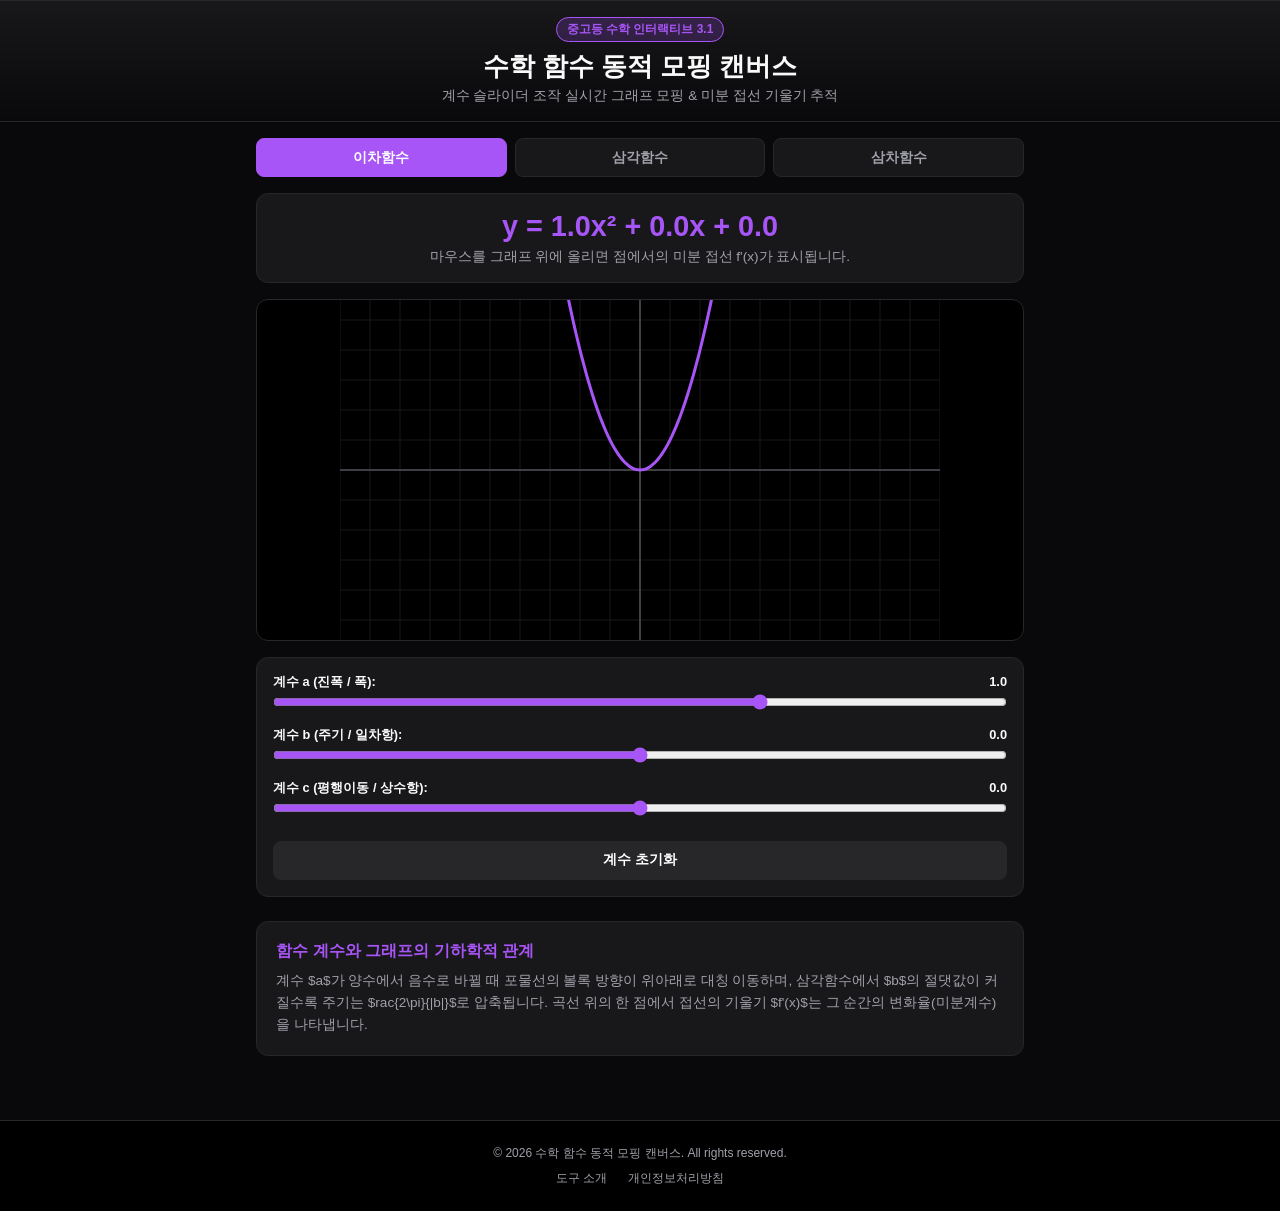
<file: index.html>
<!DOCTYPE html>
<html lang="ko">
<head>
  <meta charset="UTF-8">
  <meta name="robots" content="noindex, follow">
  <meta name="viewport" content="width=device-width, initial-scale=1.0, maximum-scale=1.0, user-scalable=no">
  <title>수학 함수 동적 모핑 캔버스 | 이차·삼각함수 & 미분 접선 실험실</title>
  <meta name="description" content="슬라이더로 계수를 조절하며 이차·삼차·삼각함수의 그래프 변환과 미분 접선의 기울기를 실시간 60fps로 관찰하는 수학 실험실입니다.">
  <link rel="canonical" href="https://function-morph-lab.enjoy-onepage.com/">
  <link rel="manifest" href="manifest.json">
  <link rel="stylesheet" href="style.css">
  <script async src="https://pagead2.googlesyndication.com/pagead/js/adsbygoogle.js?client=ca-pub-1204958742918459" crossorigin="anonymous"></script>
</head>
<body>
  <aside class="ad-top-wrapper" aria-label="스폰서 링크">
    <div class="ad-top-box">
      <ins class="adsbygoogle"
           style="display:block; max-height:90px;"
           data-ad-client="ca-pub-1204958742918459"
           data-ad-slot="3824727725"
           data-ad-format="horizontal"
           data-full-width-responsive="false"></ins>
      <script>(adsbygoogle = window.adsbygoogle || []).push({});</script>
    </div>
  </aside>

  <header class="app-header">
    <div class="header-inner">
      <div class="brand-row">
        <span class="brand-badge">중고등 수학 인터랙티브 3.1</span>
        <h1 class="app-title">수학 함수 동적 모핑 캔버스</h1>
      </div>
      <p class="app-subtitle">계수 슬라이더 조작 실시간 그래프 모핑 & 미분 접선 기울기 추적</p>
    </div>
  </header>

  <main class="main-container">
    <nav class="mode-tabs">
      <button class="tab-btn active" data-type="quad">이차함수</button>
      <button class="tab-btn" data-type="sin">삼각함수</button>
      <button class="tab-btn" data-type="cubic">삼차함수</button>
    </nav>

    <!-- Function Formula Banner -->
    <div class="formula-banner">
      <div class="formula-latex" id="formulaText">y = 1.0x² + 0.0x + 0.0</div>
      <div class="tangent-info" id="tangentText">마우스를 그래프 위에 올리면 점에서의 미분 접선 f'(x)가 표시됩니다.</div>
    </div>

    <!-- Canvas Viewport -->
    <div class="graph-viewport-box">
      <canvas id="graphCanvas" width="600" height="340"></canvas>
    </div>

    <!-- Sliders Controls -->
    <section class="sliders-card">
      <div class="slider-row">
        <label>계수 a (진폭 / 폭): <span id="valA">1.0</span></label>
        <input type="range" id="paramA" min="-3" max="3" step="0.1" value="1" />
      </div>
      <div class="slider-row">
        <label>계수 b (주기 / 일차항): <span id="valB">0.0</span></label>
        <input type="range" id="paramB" min="-3" max="3" step="0.1" value="0" />
      </div>
      <div class="slider-row">
        <label>계수 c (평행이동 / 상수항): <span id="valC">0.0</span></label>
        <input type="range" id="paramC" min="-5" max="5" step="0.2" value="0" />
      </div>
      <button class="action-btn secondary full" id="btnResetParams">계수 초기화</button>
    </section>

    <aside class="ad-mid-wrapper" aria-label="스폰서 링크">
      <ins class="adsbygoogle"
           style="display:block"
           data-ad-client="ca-pub-1204958742918459"
           data-ad-slot="1186914926"
           data-ad-format="auto"
           data-full-width-responsive="true"></ins>
      <script>(adsbygoogle = window.adsbygoogle || []).push({});</script>
    </aside>

    <section class="edu-card">
      <h2>함수 계수와 그래프의 기하학적 관계</h2>
      <p>계수 $a$가 양수에서 음수로 바뀔 때 포물선의 볼록 방향이 위아래로 대칭 이동하며, 삼각함수에서 $b$의 절댓값이 커질수록 주기는 $rac{2\pi}{|b|}$로 압축됩니다. 곡선 위의 한 점에서 접선의 기울기 $f'(x)$는 그 순간의 변화율(미분계수)을 나타냅니다.</p>
    </section>
  </main>

  <aside class="ad-bot-wrapper" aria-label="스폰서 추천">
    <ins class="adsbygoogle"
         style="display:block"
         data-ad-client="ca-pub-1204958742918459"
         data-ad-slot="3416334507"
         data-ad-format="autorelaxed"></ins>
    <script>(adsbygoogle = window.adsbygoogle || []).push({});</script>
  </aside>

  <footer class="app-footer">
    <div class="footer-inner">
      <p class="copyright">© 2026 수학 함수 동적 모핑 캔버스. All rights reserved.</p>
      <nav class="footer-nav">
        <a href="about.html">도구 소개</a>
        <a href="privacy.html">개인정보처리방침</a>
      </nav>
    </div>
  </footer>

  <script src="app.js"></script>
</body>
</html>
</file>
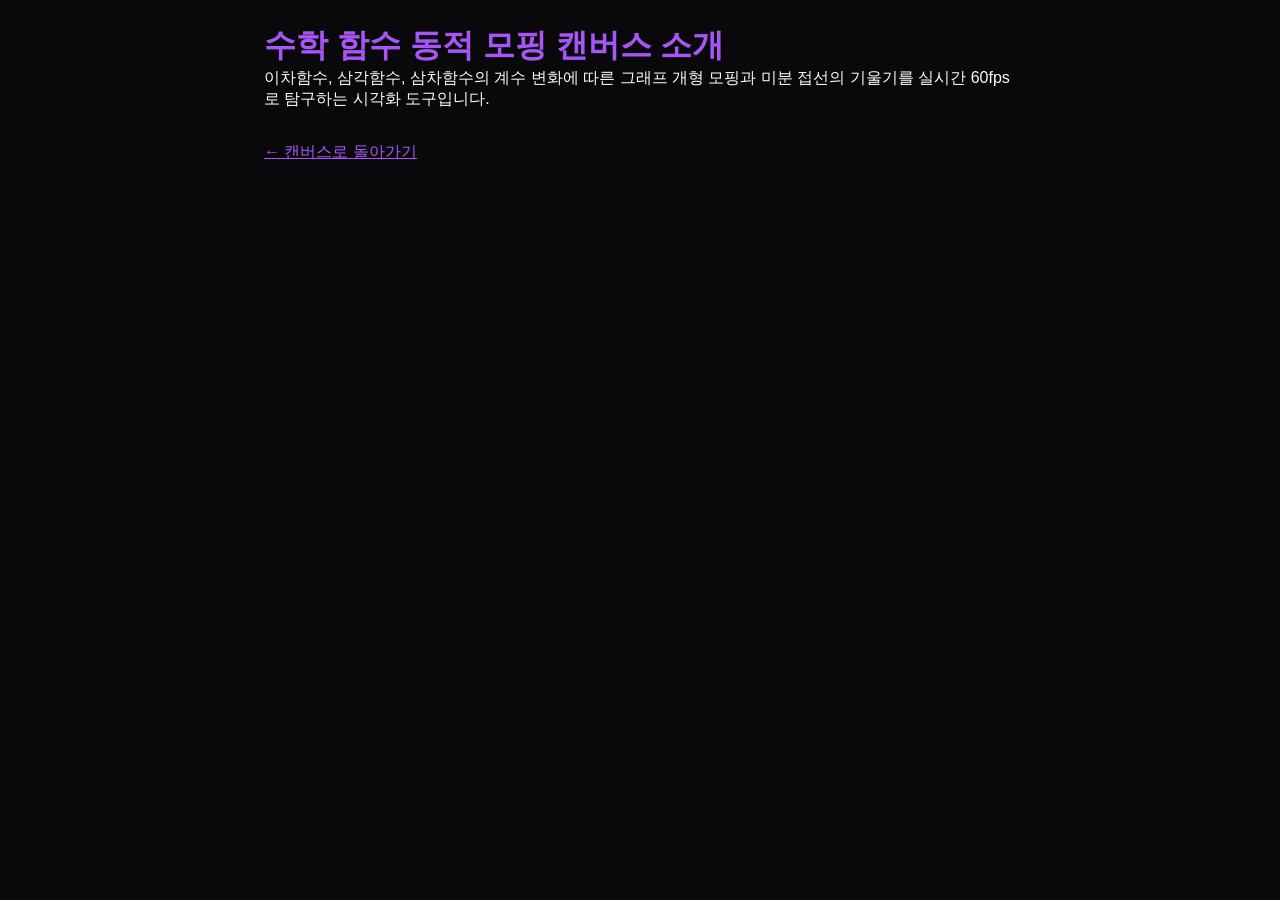
<file: about.html>
<!DOCTYPE html><html lang="ko"><head><meta charset="UTF-8"><meta name="robots" content="noindex, follow"><title>함수 동적 모핑 캔버스 소개</title><link rel="stylesheet" href="style.css"></head><body style="padding:1.5rem;max-width:800px;margin:0 auto;color:#fafafa;background:#09090b;"><h1 style="color:#a855f7;">수학 함수 동적 모핑 캔버스 소개</h1><p>이차함수, 삼각함수, 삼차함수의 계수 변화에 따른 그래프 개형 모핑과 미분 접선의 기울기를 실시간 60fps로 탐구하는 시각화 도구입니다.</p><p style="margin-top:2rem;"><a href="/" style="color:#a855f7;">← 캔버스로 돌아가기</a></p></body></html>
</file>
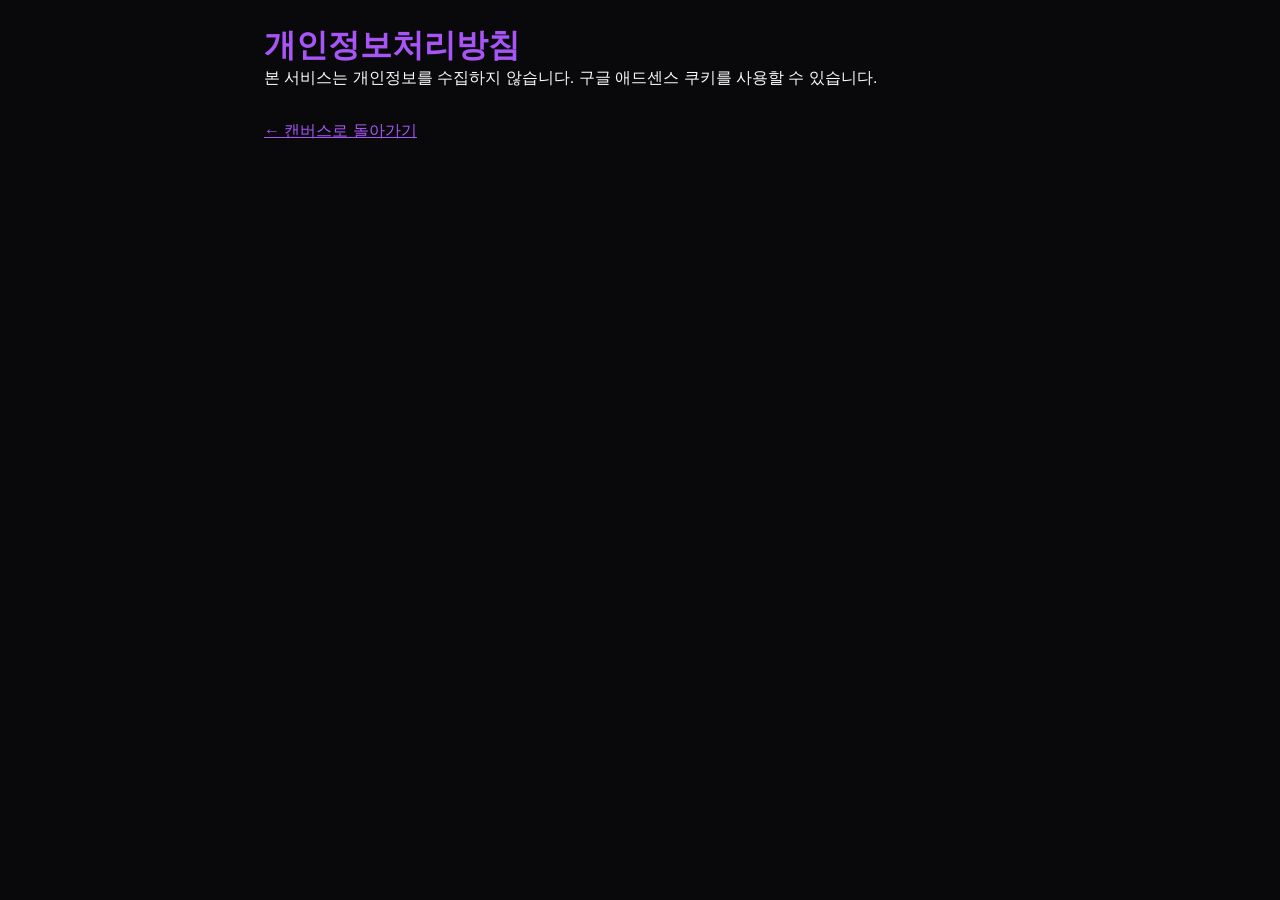
<file: privacy.html>
<!DOCTYPE html><html lang="ko"><head><meta charset="UTF-8"><meta name="robots" content="noindex, follow"><title>개인정보처리방침</title><link rel="stylesheet" href="style.css"></head><body style="padding:1.5rem;max-width:800px;margin:0 auto;color:#fafafa;background:#09090b;"><h1 style="color:#a855f7;">개인정보처리방침</h1><p>본 서비스는 개인정보를 수집하지 않습니다. 구글 애드센스 쿠키를 사용할 수 있습니다.</p><p style="margin-top:2rem;"><a href="/" style="color:#a855f7;">← 캔버스로 돌아가기</a></p></body></html>
</file>
<file: style.css>
:root {
  --bg-color: #09090b;
  --surface: #18181b;
  --surface-border: #27272a;
  --primary: #a855f7;
  --text-main: #fafafa;
  --text-muted: #a1a1aa;
  --font-family: -apple-system, BlinkMacSystemFont, "Segoe UI", Roboto, sans-serif;
}
* { box-sizing: border-box; margin: 0; padding: 0; }
body {
  background: var(--bg-color); color: var(--text-main); font-family: var(--font-family);
  overflow-x: hidden; width: 100%;
}
.ad-top-wrapper {
  width: 100%; max-height: 90px; overflow: hidden; background: var(--surface);
  border-bottom: 1px solid var(--surface-border); display: flex; justify-content: center;
}
.ad-top-box { width: 100%; max-width: 1200px; max-height: 90px; overflow: hidden; }
.app-header {
  padding: 1rem; text-align: center;
  background: linear-gradient(180deg, #18181b 0%, #09090b 100%);
  border-bottom: 1px solid var(--surface-border);
}
.header-inner { max-width: 800px; margin: 0 auto; }
.brand-badge {
  display: inline-block; font-size: 0.75rem; background: rgba(168, 85, 247, 0.2);
  color: var(--primary); padding: 0.2rem 0.6rem; border-radius: 999px;
  margin-bottom: 0.4rem; font-weight: 700; border: 1px solid var(--primary);
}
.app-title { font-size: clamp(1.1rem, 4vw, 1.6rem); font-weight: 800; white-space: nowrap; overflow: hidden; text-overflow: ellipsis; }
.app-subtitle { font-size: clamp(0.75rem, 2.5vw, 0.85rem); color: var(--text-muted); margin-top: 0.2rem; white-space: nowrap; overflow: hidden; text-overflow: ellipsis; }
.main-container { max-width: 800px; margin: 0 auto; padding: 1rem; width: 100%; }
.mode-tabs { display: flex; gap: 0.5rem; margin-bottom: 1rem; }
.tab-btn {
  flex: 1; padding: 0.6rem 0.2rem; background: var(--surface);
  border: 1px solid var(--surface-border); color: var(--text-muted);
  border-radius: 8px; font-weight: 700; cursor: pointer;
  font-size: clamp(0.7rem, 2.5vw, 0.85rem); white-space: nowrap;
}
.tab-btn.active { background: var(--primary); color: #fff; border-color: var(--primary); }
.formula-banner {
  background: var(--surface); border: 1px solid var(--surface-border);
  border-radius: 12px; padding: 1rem; text-align: center; margin-bottom: 1rem;
}
.formula-latex { font-size: clamp(1.3rem, 5vw, 1.8rem); font-weight: 900; color: var(--primary); }
.tangent-info { font-size: 0.85rem; color: var(--text-muted); margin-top: 0.3rem; }
.graph-viewport-box {
  background: #000; border: 1px solid var(--surface-border);
  border-radius: 12px; overflow: hidden; margin-bottom: 1rem;
  display: flex; justify-content: center;
}
#graphCanvas { max-width: 100%; height: auto; display: block; touch-action: none; }
.sliders-card {
  background: var(--surface); border: 1px solid var(--surface-border);
  border-radius: 12px; padding: 1rem; margin-bottom: 1rem;
}
.slider-row { margin-bottom: 0.8rem; }
.slider-row label { display: flex; justify-content: space-between; font-size: 0.8rem; font-weight: 600; margin-bottom: 0.2rem; }
.slider-row input { width: 100%; accent-color: var(--primary); }
.action-btn { padding: 0.6rem 1rem; border-radius: 8px; font-weight: 700; cursor: pointer; border: none; font-size: 0.85rem; }
.action-btn.secondary { background: #27272a; color: #fff; border: 1px solid var(--surface-border); }
.action-btn.full { width: 100%; margin-top: 0.5rem; }
.ad-mid-wrapper, .ad-bot-wrapper { margin: 1.5rem 0; text-align: center; }
.edu-card { background: var(--surface); border: 1px solid var(--surface-border); border-radius: 12px; padding: 1.2rem; margin: 1.5rem 0; }
.edu-card h2 { font-size: 1rem; color: var(--primary); margin-bottom: 0.5rem; }
.edu-card p { font-size: 0.85rem; color: var(--text-muted); line-height: 1.6; }
.app-footer { background: #000; border-top: 1px solid var(--surface-border); padding: 1.5rem 1rem; text-align: center; }
.copyright { font-size: 0.75rem; color: var(--text-muted); margin-bottom: 0.4rem; }
.footer-nav a { font-size: 0.75rem; color: var(--text-muted); text-decoration: none; margin: 0 0.5rem; }
</file>
